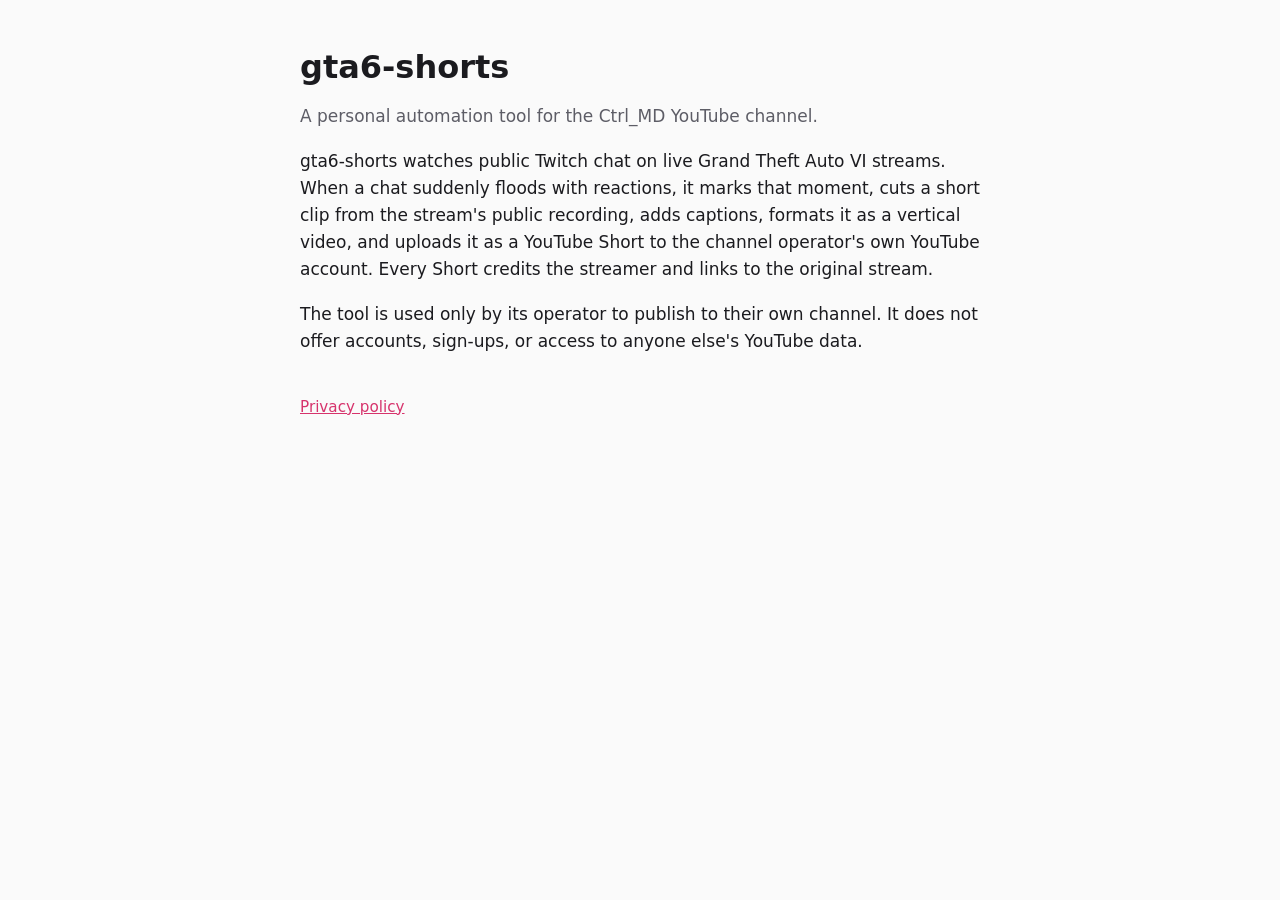
<file: index.html>
<!doctype html><html lang="en"><head><meta charset="utf-8"><meta name="viewport" content="width=device-width,initial-scale=1">
<title>gta6-shorts</title><link rel="stylesheet" href="style.css"></head><body><main>
<h1>gta6-shorts</h1>
<p class="muted">A personal automation tool for the Ctrl_MD YouTube channel.</p>
<p>gta6-shorts watches public Twitch chat on live Grand Theft Auto VI streams. When a chat suddenly floods with reactions, it marks that moment, cuts a short clip from the stream's public recording, adds captions, formats it as a vertical video, and uploads it as a YouTube Short to the channel operator's own YouTube account. Every Short credits the streamer and links to the original stream.</p>
<p>The tool is used only by its operator to publish to their own channel. It does not offer accounts, sign-ups, or access to anyone else's YouTube data.</p>
<nav><a href="privacy.html">Privacy policy</a></nav>
</main></body></html>
</file>
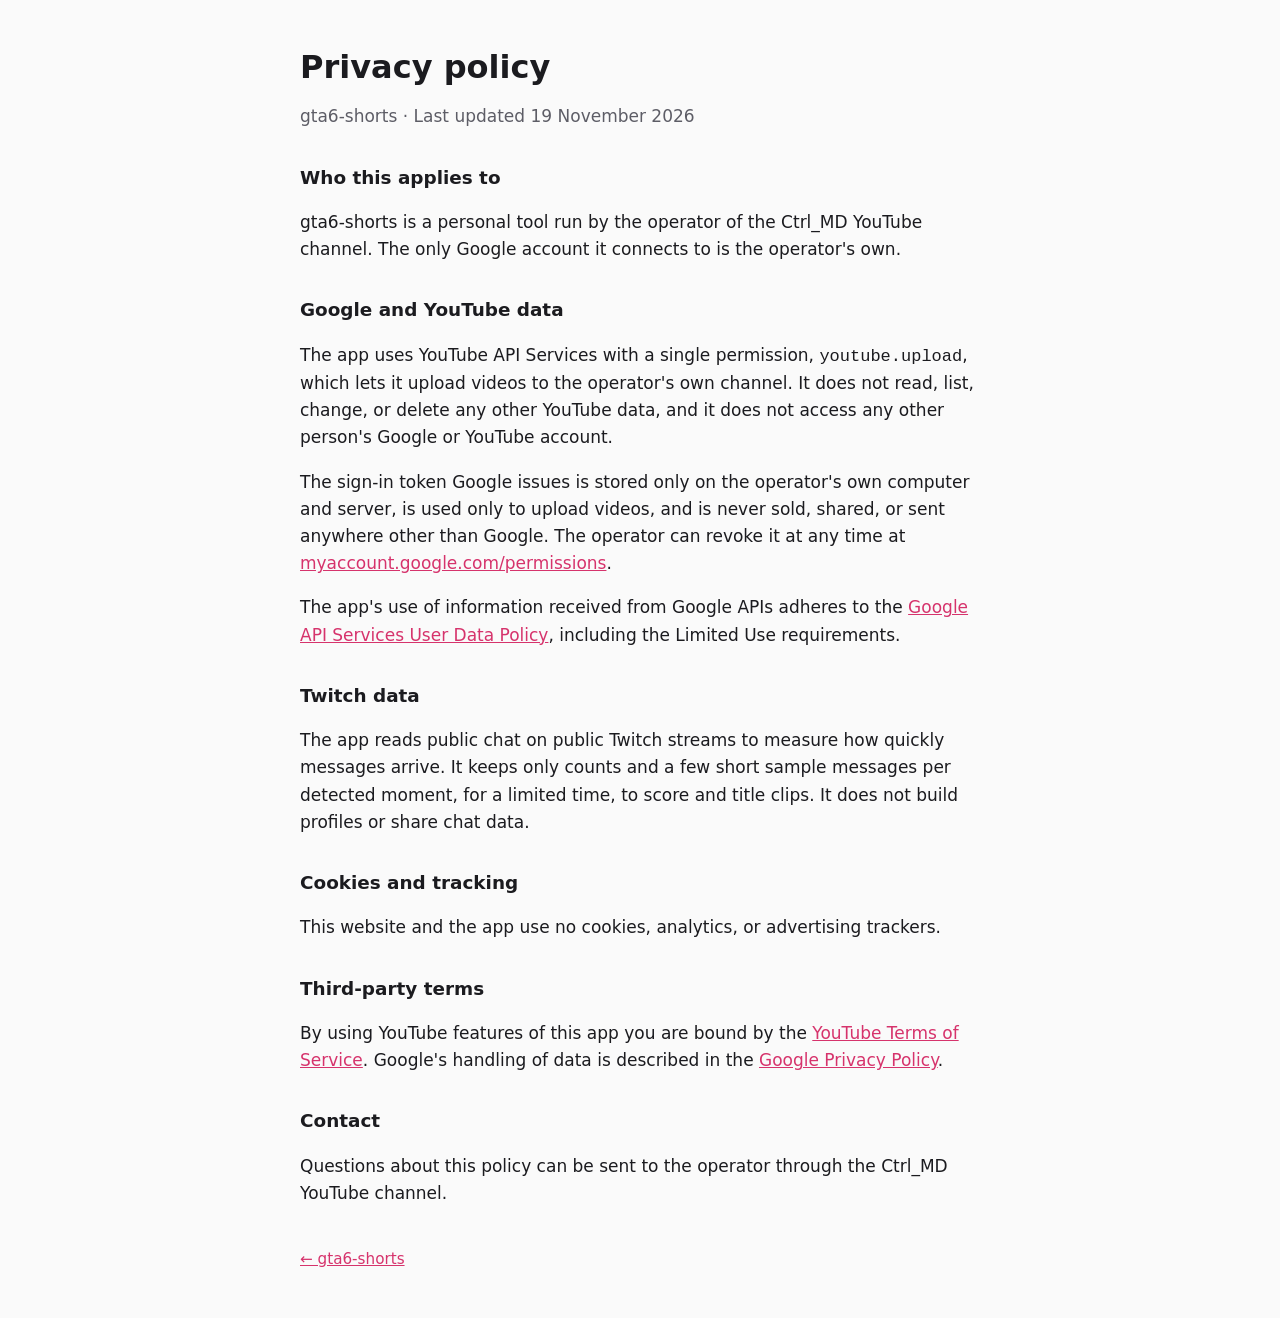
<file: privacy.html>
<!doctype html><html lang="en"><head><meta charset="utf-8"><meta name="viewport" content="width=device-width,initial-scale=1">
<title>Privacy policy</title><link rel="stylesheet" href="style.css"></head><body><main>
<h1>Privacy policy</h1>
<p class="muted">gta6-shorts · Last updated 19 November 2026</p>
<h2>Who this applies to</h2>
<p>gta6-shorts is a personal tool run by the operator of the Ctrl_MD YouTube channel. The only Google account it connects to is the operator's own.</p>
<h2>Google and YouTube data</h2>
<p>The app uses YouTube API Services with a single permission, <code>youtube.upload</code>, which lets it upload videos to the operator's own channel. It does not read, list, change, or delete any other YouTube data, and it does not access any other person's Google or YouTube account.</p>
<p>The sign-in token Google issues is stored only on the operator's own computer and server, is used only to upload videos, and is never sold, shared, or sent anywhere other than Google. The operator can revoke it at any time at <a href="https://myaccount.google.com/permissions">myaccount.google.com/permissions</a>.</p>
<p>The app's use of information received from Google APIs adheres to the <a href="https://developers.google.com/terms/api-services-user-data-policy">Google API Services User Data Policy</a>, including the Limited Use requirements.</p>
<h2>Twitch data</h2>
<p>The app reads public chat on public Twitch streams to measure how quickly messages arrive. It keeps only counts and a few short sample messages per detected moment, for a limited time, to score and title clips. It does not build profiles or share chat data.</p>
<h2>Cookies and tracking</h2>
<p>This website and the app use no cookies, analytics, or advertising trackers.</p>
<h2>Third-party terms</h2>
<p>By using YouTube features of this app you are bound by the <a href="https://www.youtube.com/t/terms">YouTube Terms of Service</a>. Google's handling of data is described in the <a href="https://policies.google.com/privacy">Google Privacy Policy</a>.</p>
<h2>Contact</h2>
<p>Questions about this policy can be sent to the operator through the Ctrl_MD YouTube channel.</p>
<nav><a href="index.html">← gta6-shorts</a></nav>
</main></body></html>
</file>
<file: style.css>
:root{--bg:#fafafa;--fg:#1b1b1f;--muted:#5d5d66;--accent:#d6336c}
@media (prefers-color-scheme:dark){:root{--bg:#141417;--fg:#ececf0;--muted:#a0a0ab;--accent:#ff6b9a}}
body{margin:0;background:var(--bg);color:var(--fg);font:17px/1.6 -apple-system,system-ui,Segoe UI,Roboto,sans-serif}
main{max-width:680px;margin:0 auto;padding:48px 16px}
h1{font-size:2rem;line-height:1.2;margin:0 0 8px}h2{font-size:1.15rem;margin:32px 0 6px}
.muted{color:var(--muted)}a{color:var(--accent)}nav{margin-top:40px;font-size:.95rem}
</file>
